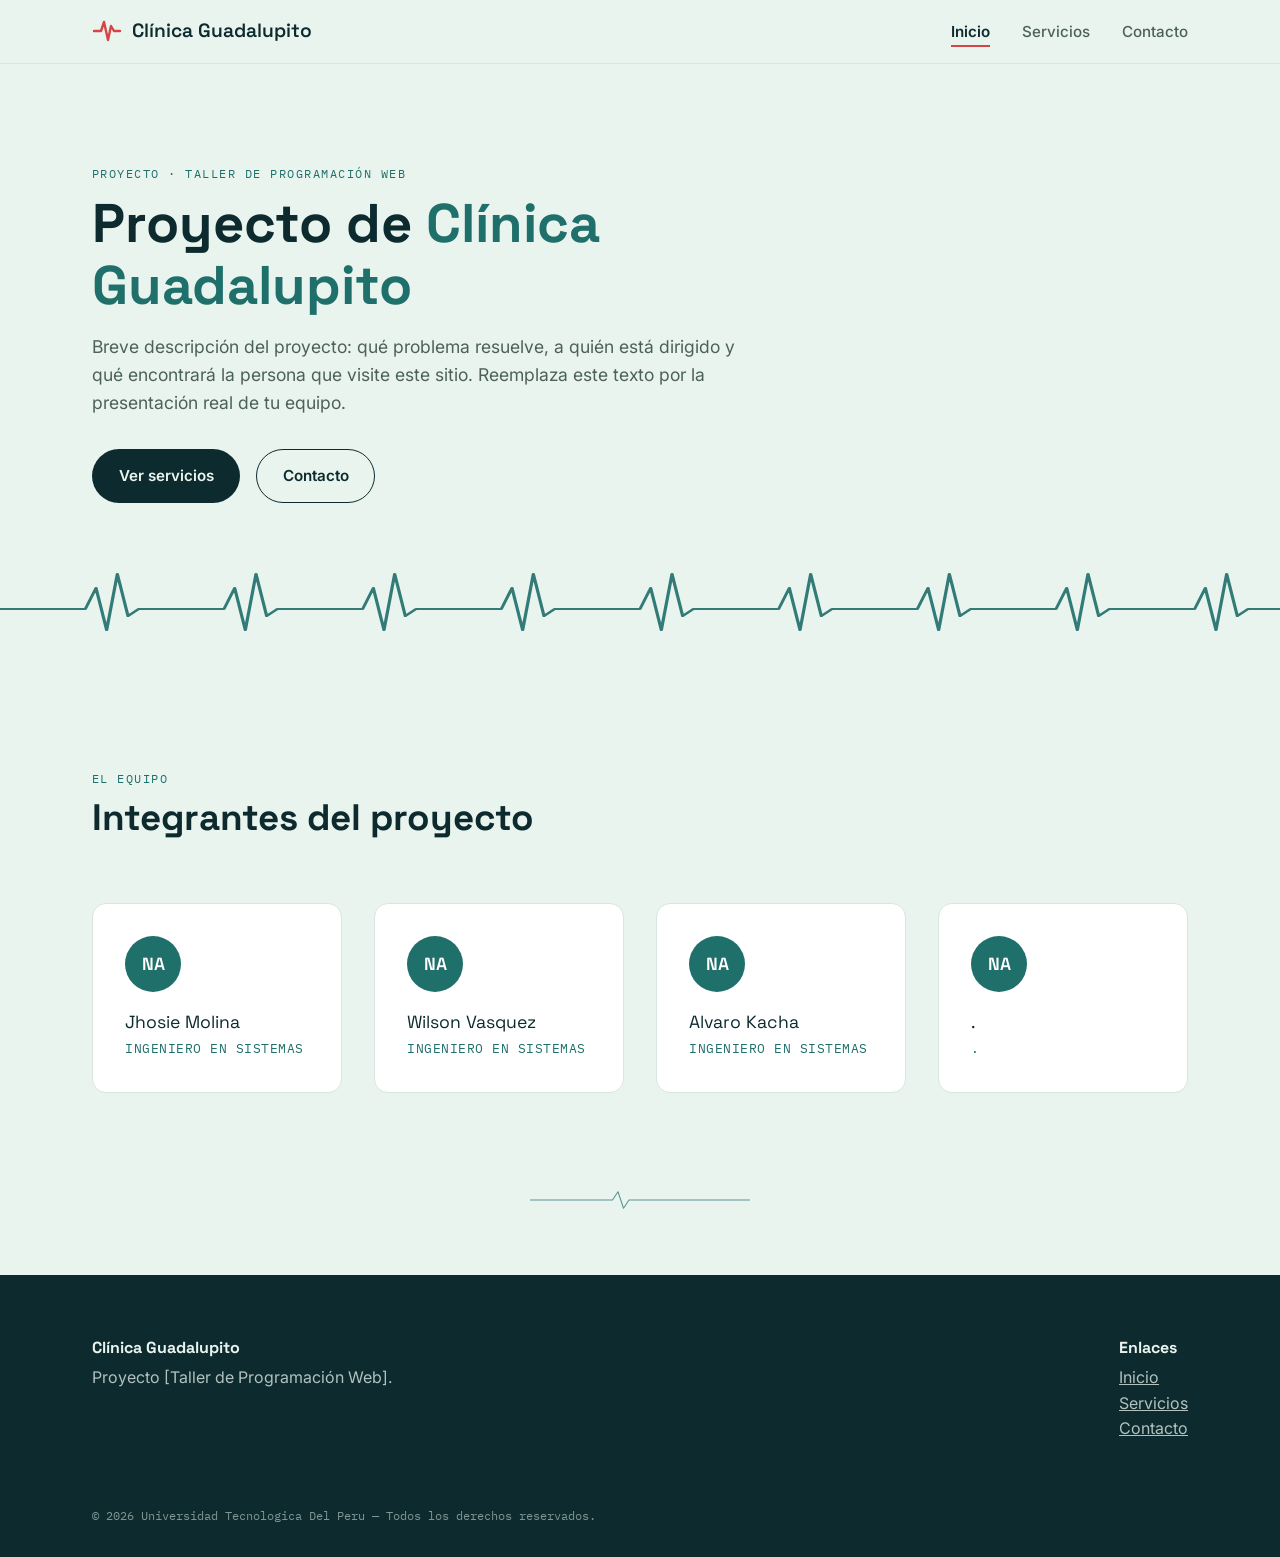
<file: index.html>
<!DOCTYPE html>
<html lang="es">
<head>
  <meta charset="UTF-8" />
  <meta name="viewport" content="width=device-width, initial-scale=1.0" />
  <!-- Cambia este título por el nombre real del proyecto -->
  <title>Clínica Posta Guadalupito | Inicio</title>
  <link rel="preconnect" href="https://fonts.googleapis.com" />
  <link href="https://fonts.googleapis.com/css2?family=Space+Grotesk:wght@500;600;700&family=Inter:wght@400;500;600&family=IBM+Plex+Mono:wght@500&display=swap" rel="stylesheet" />
  <link rel="stylesheet" href="style.css" />
</head>
<body>

  <!-- =====================================================
       ENCABEZADO Y MENÚ
       Los 3 enlaces (Inicio / Servicios / Contacto) llevan a
       los 3 archivos .html del sitio. "aria-current" marca
       cuál página está activa: en index.html va en "Inicio".
  ====================================================== -->
  <header class="site-header">
    <div class="container">
      <!-- Cambia "ClínicaUni" por el nombre de tu clínica/proyecto -->
      <a href="index.html" class="logo">
        <svg class="logo__icon" viewBox="0 0 30 30" fill="none" xmlns="http://www.w3.org/2000/svg" aria-hidden="true">
          <path d="M2,15 H9 L12,6 L16,24 L19,10 L22,15 H28" stroke="#d64545" stroke-width="2.4" stroke-linecap="round" stroke-linejoin="round"/>
        </svg>
        Clínica Guadalupito 
      </a>

      <button class="nav-toggle" aria-expanded="false" aria-label="Abrir menú">
        <span class="nav-toggle__bar"></span>
        <span class="nav-toggle__bar"></span>
        <span class="nav-toggle__bar"></span>
      </button>

      <nav class="nav">
        <ul class="nav__list">
          <li><a href="index.html" class="nav__link" aria-current="page">Inicio</a></li>
          <li><a href="servicios.html" class="nav__link">Servicios</a></li>
          <li><a href="contacto.html" class="nav__link">Contacto</a></li>
        </ul>
      </nav>
    </div>
  </header>

  <!-- =====================================================
       HERO / PRESENTACIÓN DEL PROYECTO
       Cambia la etiqueta, el título y el párrafo por la
       información real del curso y el proyecto.
  ====================================================== -->
  <section class="hero">
    <div class="container">
      <div class="hero__content">
        <span class="eyebrow">Proyecto · Taller de Programación Web</span>
        <h1 class="hero__title">Proyecto de <span>Clínica Guadalupito</span></h1>
        <p class="hero__subtitle">
          Breve descripción del proyecto: qué problema resuelve, a quién está
          dirigido y qué encontrará la persona que visite este sitio.
          Reemplaza este texto por la presentación real de tu equipo.
        </p>
        <div class="hero__actions">
          <a href="servicios.html" class="btn btn--primary">Ver servicios</a>
          <a href="contacto.html" class="btn btn--ghost">Contacto</a>
        </div>
      </div>
    </div>

    <!-- Línea de pulso decorativa, se anima sola, no requiere cambios -->
    <div class="pulse-strip">
      <svg viewBox="0 0 2400 100" preserveAspectRatio="none" fill="none" xmlns="http://www.w3.org/2000/svg" aria-hidden="true">
        <path d="M0,60 H80 L90,30 L100,90 L110,10 L120,70 L130,60 H210 L220,30 L230,90 L240,10 L250,70 L260,60 H340 L350,30 L360,90 L370,10 L380,70 L390,60 H470 L480,30 L490,90 L500,10 L510,70 L520,60 H600 L610,30 L620,90 L630,10 L640,70 L650,60 H730 L740,30 L750,90 L760,10 L770,70 L780,60 H860 L870,30 L880,90 L890,10 L900,70 L910,60 H990 L1000,30 L1010,90 L1020,10 L1030,70 L1040,60 H1120 L1130,30 L1140,90 L1150,10 L1160,70 L1170,60 H1280 L1290,30 L1300,90 L1310,10 L1320,70 L1330,60 H1410 L1420,30 L1430,90 L1440,10 L1450,70 L1460,60 H1540 L1550,30 L1560,90 L1570,10 L1580,70 L1590,60 H1670 L1680,30 L1690,90 L1700,10 L1710,70 L1720,60 H1800 L1810,30 L1820,90 L1830,10 L1840,70 L1850,60 H1930 L1940,30 L1950,90 L1960,10 L1970,70 L1980,60 H2060 L2070,30 L2080,90 L2090,10 L2100,70 L2110,60 H2190 L2200,30 L2210,90 L2220,10 L2230,70 L2240,60 H2320 L2330,30 L2340,90 L2350,10 L2360,70 L2370,60 H2400"
          stroke="#1f6f6b" stroke-width="3" stroke-linecap="round" stroke-linejoin="round" />
      </svg>
    </div>
  </section>

  <!-- =====================================================
       EQUIPO / INTEGRANTES
       Cada integrante es un bloque <li class="team-card">.
       Para agregar a alguien más: copia un bloque completo
       (desde <li class="team-card"> hasta </li>), pégalo
       antes de </ul> y cambia las iniciales, nombre y rol.
  ====================================================== -->
  <section class="section" id="equipo">
    <div class="container">
      <div class="section__header">
        <span class="eyebrow">El equipo</span>
        <h2>Integrantes del proyecto</h2>
      </div>

      <ul class="team-grid">

        <li class="team-card">
          <div class="team-card__avatar">NA</div>
          <p class="team-card__name">Jhosie Molina</p>
          <p class="team-card__role">Ingeniero En Sistemas</p>
        </li>

        <li class="team-card">
          <div class="team-card__avatar">NA</div>
          <p class="team-card__name">Wilson Vasquez</p>
          <p class="team-card__role">Ingeniero En Sistemas</p>
        </li>

        <li class="team-card">
          <div class="team-card__avatar">NA</div>
          <p class="team-card__name">Alvaro Kacha</p>
          <p class="team-card__role">Ingeniero En Sistemas</p>
        </li>
<!--cuarto integrante-->
        <li class="team-card">
          <div class="team-card__avatar">NA</div>
          <p class="team-card__name">.</p>
          <p class="team-card__role">.</p>
        </li>

      </ul>
    </div>
  </section>

  <svg class="divider" viewBox="0 0 400 40" fill="none" xmlns="http://www.w3.org/2000/svg" aria-hidden="true">
    <path d="M0,20 H150 L160,5 L170,35 L180,20 H400" stroke="#1f6f6b" stroke-width="2" stroke-linecap="round" stroke-linejoin="round" />
  </svg>

  <!-- =====================================================
       PIE DE PÁGINA
       Cambia el nombre de la universidad, el curso y el año.
  ====================================================== -->
  <footer class="site-footer">
    <div class="container">
      <div>
        <h3>Clínica Guadalupito</h3>
        <p>Proyecto  [Taller de Programación Web].</p>
      </div>
      <div>
        <h3>Enlaces</h3>
        <ul>
          <li><a href="index.html">Inicio</a></li>
          <li><a href="servicios.html">Servicios</a></li>
          <li><a href="contacto.html">Contacto</a></li>
        </ul>
      </div>
      <small>© 2026 Universidad Tecnologica Del Peru — Todos los derechos reservados.</small>
    </div>
  </footer>

  <script src="script.js"></script>
</body>
</html>
</file>
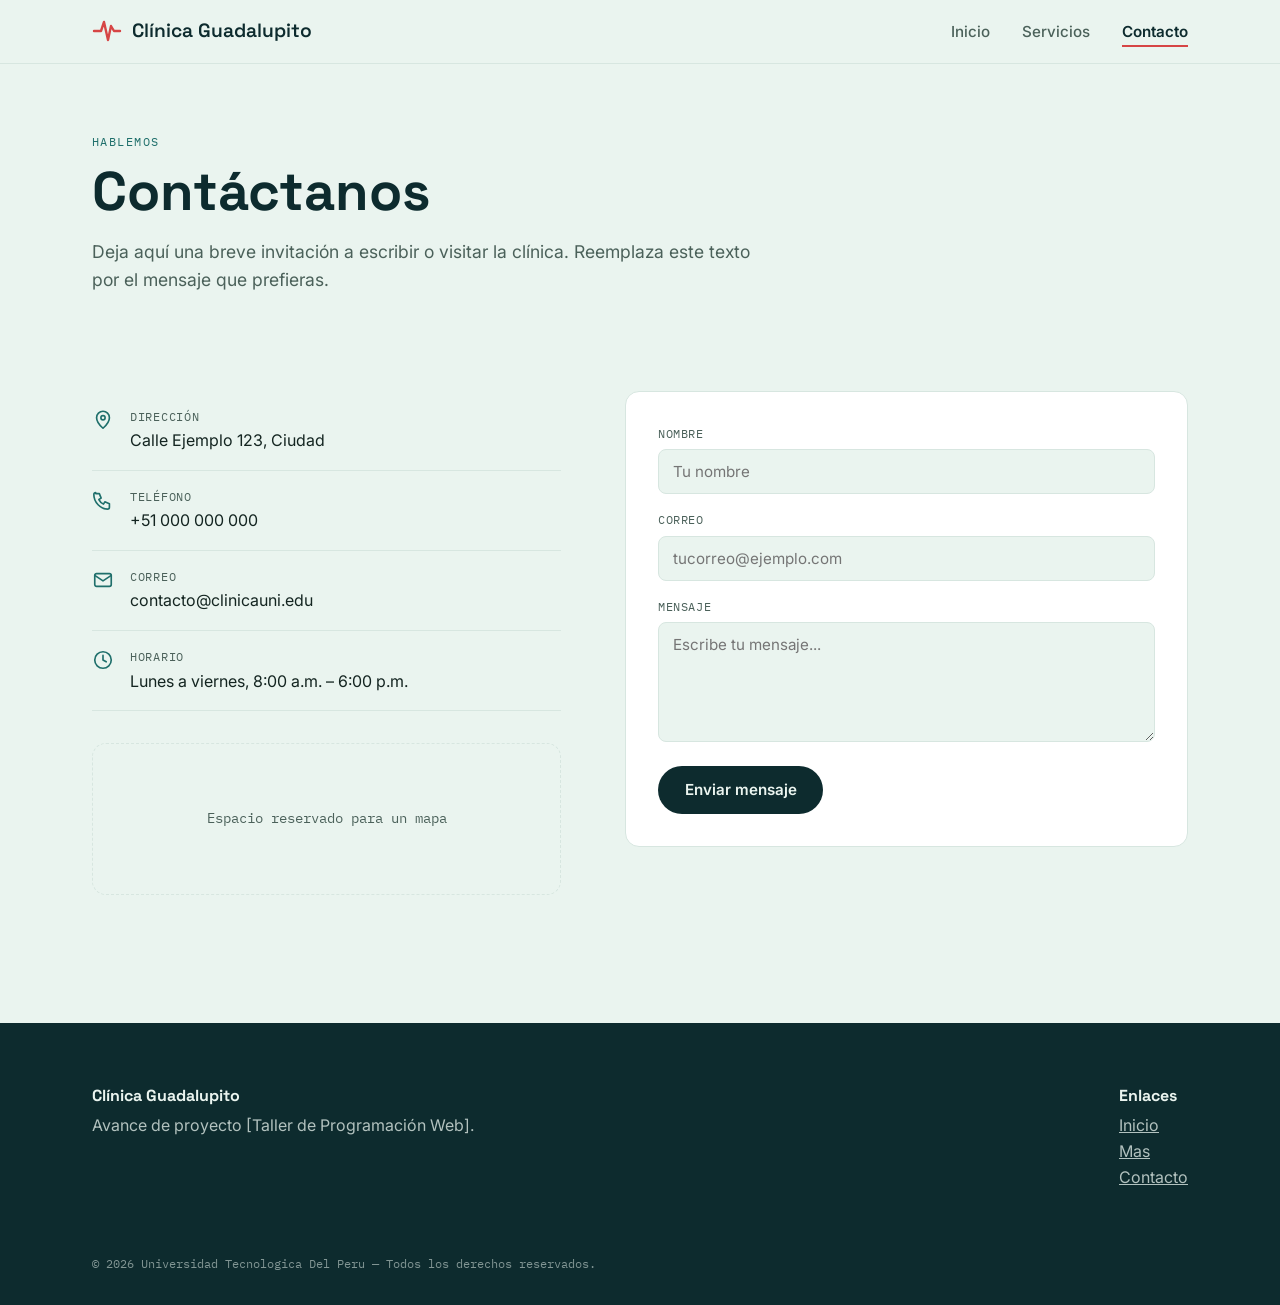
<file: contacto.html>
<!DOCTYPE html>
<html lang="es">
<head>
  <meta charset="UTF-8" />
  <meta name="viewport" content="width=device-width, initial-scale=1.0" />
  <title>Clínica | Contacto</title>
  <link rel="preconnect" href="https://fonts.googleapis.com" />
  <link href="https://fonts.googleapis.com/css2?family=Space+Grotesk:wght@500;600;700&family=Inter:wght@400;500;600&family=IBM+Plex+Mono:wght@500&display=swap" rel="stylesheet" />
  <link rel="stylesheet" href="style.css" />
</head>
<body>

  <header class="site-header">
    <div class="container">
      <a href="index.html" class="logo">
        <svg class="logo__icon" viewBox="0 0 30 30" fill="none" xmlns="http://www.w3.org/2000/svg" aria-hidden="true">
          <path d="M2,15 H9 L12,6 L16,24 L19,10 L22,15 H28" stroke="#d64545" stroke-width="2.4" stroke-linecap="round" stroke-linejoin="round"/>
        </svg>
        Clínica Guadalupito
      </a>

      <button class="nav-toggle" aria-expanded="false" aria-label="Abrir menú">
        <span class="nav-toggle__bar"></span>
        <span class="nav-toggle__bar"></span>
        <span class="nav-toggle__bar"></span>
      </button>

      <nav class="nav">
        <ul class="nav__list">
          <li><a href="index.html" class="nav__link">Inicio</a></li>
          <li><a href="servicios.html" class="nav__link">Servicios</a></li>
          <li><a href="contacto.html" class="nav__link" aria-current="page">Contacto</a></li>
        </ul>
      </nav>
    </div>
  </header>

  <section class="hero page-hero">
    <div class="container">
      <div class="hero__content">
        <span class="eyebrow">Hablemos</span>
        <h1 class="hero__title">Contáctanos</h1>
        <p class="hero__subtitle">
          Deja aquí una breve invitación a escribir o visitar la clínica.
          Reemplaza este texto por el mensaje que prefieras.
        </p>
      </div>
    </div>
  </section>

  <section class="section">
    <div class="container">
      <div class="contact-grid">

        <!-- =================================================
             DATOS DE CONTACTO
             Cambia dirección, teléfono y correo por los reales.
        ================================================== -->
        <div>
          <ul>
            <li class="contact-info__item">
              <svg class="contact-info__icon" viewBox="0 0 24 24" fill="none" xmlns="http://www.w3.org/2000/svg" aria-hidden="true">
                <path d="M12 21s7-6.2 7-11.5A7 7 0 0 0 5 9.5C5 14.8 12 21 12 21z" stroke="currentColor" stroke-width="1.8" stroke-linejoin="round"/>
                <circle cx="12" cy="9.5" r="2.3" stroke="currentColor" stroke-width="1.8"/>
              </svg>
              <div>
                <p class="contact-info__label">Dirección</p>
                <p>Calle Ejemplo 123, Ciudad</p>
              </div>
            </li>

            <li class="contact-info__item">
              <svg class="contact-info__icon" viewBox="0 0 24 24" fill="none" xmlns="http://www.w3.org/2000/svg" aria-hidden="true">
                <path d="M4 5h4l2 5-2.5 1.5a11 11 0 0 0 5 5L14 14l5 2v4a2 2 0 0 1-2 2C9.4 22 2 14.6 2 6a2 2 0 0 1 2-2z" stroke="currentColor" stroke-width="1.8" stroke-linejoin="round"/>
              </svg>
              <div>
                <p class="contact-info__label">Teléfono</p>
                <p>+51 000 000 000</p>
              </div>
            </li>

            <li class="contact-info__item">
              <svg class="contact-info__icon" viewBox="0 0 24 24" fill="none" xmlns="http://www.w3.org/2000/svg" aria-hidden="true">
                <rect x="3" y="5" width="18" height="14" rx="2" stroke="currentColor" stroke-width="1.8"/>
                <path d="M3 7l9 6 9-6" stroke="currentColor" stroke-width="1.8" stroke-linecap="round" stroke-linejoin="round"/>
              </svg>
              <div>
                <p class="contact-info__label">Correo</p>
                <p>contacto@clinicauni.edu</p>
              </div>
            </li>

            <li class="contact-info__item">
              <svg class="contact-info__icon" viewBox="0 0 24 24" fill="none" xmlns="http://www.w3.org/2000/svg" aria-hidden="true">
                <circle cx="12" cy="12" r="9" stroke="currentColor" stroke-width="1.8"/>
                <path d="M12 7v5l3.5 2" stroke="currentColor" stroke-width="1.8" stroke-linecap="round" stroke-linejoin="round"/>
              </svg>
              <div>
                <p class="contact-info__label">Horario</p>
                <p>Lunes a viernes, 8:00 a.m. – 6:00 p.m.</p>
              </div>
            </li>
          </ul>

          <!-- Espacio reservado para un mapa. Puedes insertar aquí un
               iframe de Google Maps si lo necesitas. -->
          <div class="map-placeholder">Espacio reservado para un mapa</div>
        </div>

        <!-- =================================================
             FORMULARIO
             Esto es solo la estructura visual: los campos no
             envían información todavía. Para que funcione,
             se necesita conectarlo a un servicio o backend.
        ================================================== -->
        <form class="form">
          <div class="form-field">
            <label for="nombre">Nombre</label>
            <input type="text" id="nombre" name="nombre" placeholder="Tu nombre" />
          </div>
          <div class="form-field">
            <label for="correo">Correo</label>
            <input type="email" id="correo" name="correo" placeholder="tucorreo@ejemplo.com" />
          </div>
          <div class="form-field">
            <label for="mensaje">Mensaje</label>
            <textarea id="mensaje" name="mensaje" placeholder="Escribe tu mensaje..."></textarea>
          </div>
          <button type="submit" class="btn btn--primary">Enviar mensaje</button>
        </form>

      </div>
    </div>
  </section>

  <footer class="site-footer">
    <div class="container">
      <div>
        <h3>Clínica Guadalupito</h3>
        <p>Avance de proyecto  [Taller de Programación Web].</p>
      </div>
      <div>
        <h3>Enlaces</h3>
        <ul>
          <li><a href="index.html">Inicio</a></li>
          <li><a href="servicios.html">Mas</a></li>
          <li><a href="contacto.html">Contacto</a></li>
        </ul>
      </div>
      <small>© 2026 Universidad Tecnologica Del Peru — Todos los derechos reservados.</small>
    </div>
  </footer>

  <script src="script.js"></script>
</body>
</html>
</file>
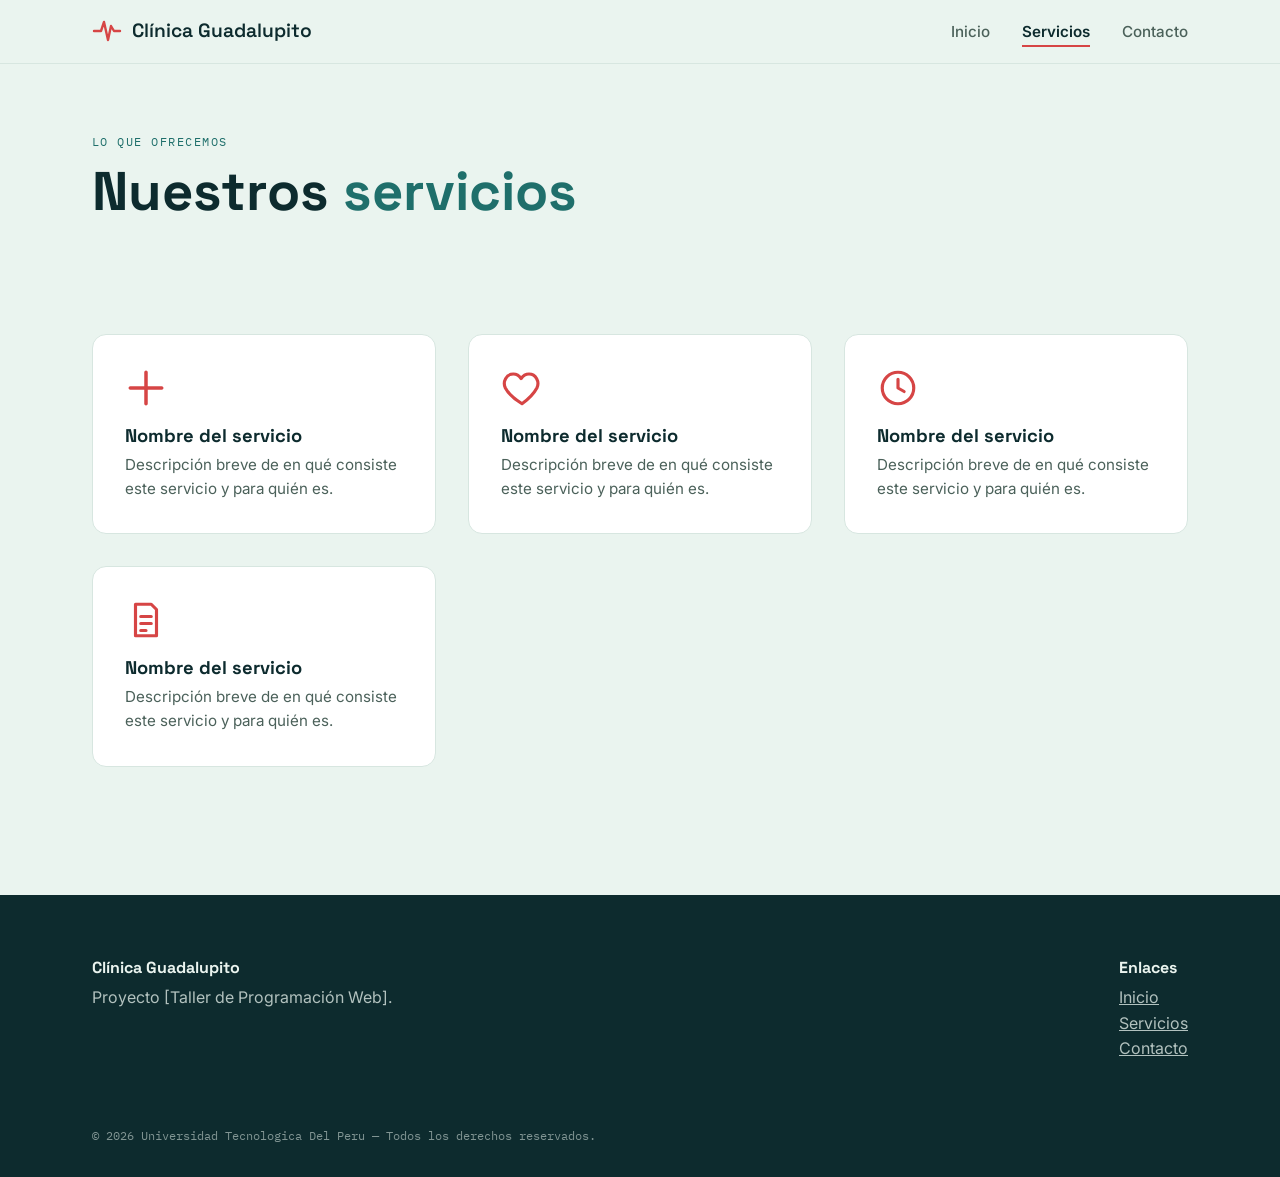
<file: servicios.html>
<!DOCTYPE html>
<html lang="es">
<head>
  <meta charset="UTF-8" />
  <meta name="viewport" content="width=device-width, initial-scale=1.0" />
  <title>Proyecto de Clínica | Servicios</title>
  <link rel="preconnect" href="https://fonts.googleapis.com" />
  <link href="https://fonts.googleapis.com/css2?family=Space+Grotesk:wght@500;600;700&family=Inter:wght@400;500;600&family=IBM+Plex+Mono:wght@500&display=swap" rel="stylesheet" />
  <link rel="stylesheet" href="style.css" />
</head>
<body>

  <!-- Mismo encabezado que index.html, solo cambia cuál <a> tiene aria-current -->
  <header class="site-header">
    <div class="container">
      <a href="index.html" class="logo">
        <svg class="logo__icon" viewBox="0 0 30 30" fill="none" xmlns="http://www.w3.org/2000/svg" aria-hidden="true">
          <path d="M2,15 H9 L12,6 L16,24 L19,10 L22,15 H28" stroke="#d64545" stroke-width="2.4" stroke-linecap="round" stroke-linejoin="round"/>
        </svg>
        Clínica Guadalupito
      </a>

      <button class="nav-toggle" aria-expanded="false" aria-label="Abrir menú">
        <span class="nav-toggle__bar"></span>
        <span class="nav-toggle__bar"></span>
        <span class="nav-toggle__bar"></span>
      </button>

      <nav class="nav">
        <ul class="nav__list">
          <li><a href="index.html" class="nav__link">Inicio</a></li>
          <li><a href="servicios.html" class="nav__link" aria-current="page">Servicios</a></li>
          <li><a href="contacto.html" class="nav__link">Contacto</a></li>
        </ul>
      </nav>
    </div>
  </header>

  <!-- Cabecera de la página: cambia la etiqueta, título y texto -->
  <section class="hero page-hero">
    <div class="container">
      <div class="hero__content">
        <span class="eyebrow">Lo que ofrecemos</span>
        <h1 class="hero__title">Nuestros <span>servicios</span></h1>
        <p class="hero__subtitle">
          <!--descripcion general tipo de atencion y funcionalidades que daremos-->
          
        </p>
      </div>
    </div>
  </section>

  <!-- =====================================================
       LISTA DE SERVICIOS
       Cada servicio es un bloque <li class="service-card">.
       Para agregar uno más: copia un bloque completo y
       cambia el ícono, el título y la descripción.
  ====================================================== -->
  <section class="section">
    <div class="container">
      <ul class="service-grid">

        <li class="service-card">
          <svg class="service-card__icon" viewBox="0 0 24 24" fill="none" xmlns="http://www.w3.org/2000/svg" aria-hidden="true">
            <path d="M12 3v18M3 12h18" stroke="currentColor" stroke-width="2" stroke-linecap="round"/>
          </svg>
          <h3>Nombre del servicio</h3>
          <p>Descripción breve de en qué consiste este servicio y para quién es.</p>
        </li>

        <li class="service-card">
          <svg class="service-card__icon" viewBox="0 0 24 24" fill="none" xmlns="http://www.w3.org/2000/svg" aria-hidden="true">
            <path d="M12 21s-7-4.35-9.5-9C.8 8.4 3 4 7 4c2 0 3.6 1.2 4.5 2.6C12.4 5.2 14 4 16 4c4 0 6.2 4.4 4.5 8-2.5 4.65-8.5 9-8.5 9z" stroke="currentColor" stroke-width="1.8" stroke-linejoin="round"/>
          </svg>
          <h3>Nombre del servicio</h3>
          <p>Descripción breve de en qué consiste este servicio y para quién es.</p>
        </li>

        <li class="service-card">
          <svg class="service-card__icon" viewBox="0 0 24 24" fill="none" xmlns="http://www.w3.org/2000/svg" aria-hidden="true">
            <circle cx="12" cy="12" r="9" stroke="currentColor" stroke-width="1.8"/>
            <path d="M12 7v5l3.5 2" stroke="currentColor" stroke-width="1.8" stroke-linecap="round" stroke-linejoin="round"/>
          </svg>
          <h3>Nombre del servicio</h3>
          <p>Descripción breve de en qué consiste este servicio y para quién es.</p>
        </li>

        <li class="service-card">
          <svg class="service-card__icon" viewBox="0 0 24 24" fill="none" xmlns="http://www.w3.org/2000/svg" aria-hidden="true">
            <path d="M6 3h9l3 3v15H6z" stroke="currentColor" stroke-width="1.8" stroke-linejoin="round"/>
            <path d="M9 10h6M9 14h6M9 18h3" stroke="currentColor" stroke-width="1.8" stroke-linecap="round"/>
          </svg>
          <h3>Nombre del servicio</h3>
          <p>Descripción breve de en qué consiste este servicio y para quién es.</p>
        </li>

      </ul>
    </div>
  </section>

  <footer class="site-footer">
    <div class="container">
      <div>
        <h3>Clínica Guadalupito</h3>
        <p>Proyecto  [Taller de Programación Web].</p>
      </div>
      <div>
        <h3>Enlaces</h3>
        <ul>
          <li><a href="index.html">Inicio</a></li>
          <li><a href="servicios.html">Servicios</a></li>
          <li><a href="contacto.html">Contacto</a></li>
        </ul>
      </div>
      <small>© 2026 Universidad Tecnologica Del Peru — Todos los derechos reservados.</small>
    </div>
  </footer>

  <script src="script.js"></script>
</body>
</html>
</file>
<file: style.css>
/* =====================================================================
   PROYECTO DE CLÍNICA — HOJA DE ESTILOS
   Este archivo lo usan las 3 páginas (index, servicios, contacto).
   Está dividido en bloques con títulos para que sea fácil ubicar
   lo que quieras cambiar.
   ===================================================================== */

/* ---------------------------------------------------------------------
   1. VARIABLES GLOBALES
   Cambia estos valores y se actualiza TODO el sitio automáticamente.
--------------------------------------------------------------------- */
:root {
  /* Colores */
  --navy: #0d2b2e;        /* fondo oscuro (footer, algunos textos) */
  --teal: #1f6f6b;        /* color principal de marca */
  --teal-light: #4fa79d;  /* acentos y estados hover */
  --mint: #eaf4ef;        /* fondo general de la página */
  --paper: #ffffff;       /* fondo de tarjetas */
  --pulse: #d64545;       /* color "signo vital", para detalles y línea de pulso */
  --ink: #142521;         /* color de texto principal */
  --ink-soft: #4b615a;    /* color de texto secundario */
  --border: #d7e6e0;      /* líneas y bordes suaves */

  /* Tipografías */
  --font-display: "Space Grotesk", sans-serif; /* títulos */
  --font-body: "Inter", sans-serif;            /* texto normal */
  --font-mono: "IBM Plex Mono", monospace;     /* etiquetas / datos */

  /* Espaciados */
  --space-xs: 0.5rem;
  --space-sm: 1rem;
  --space-md: 2rem;
  --space-lg: 4rem;
  --space-xl: 6rem;

  --radius: 14px;
  --max-width: 1160px;
}

/* ---------------------------------------------------------------------
   2. RESET BÁSICO
--------------------------------------------------------------------- */
* {
  box-sizing: border-box;
}

html {
  scroll-behavior: smooth;
}

body {
  margin: 0;
  background: var(--mint);
  color: var(--ink);
  font-family: var(--font-body);
  line-height: 1.6;
  -webkit-font-smoothing: antialiased;
}

img,
svg {
  display: block;
  max-width: 100%;
}

a {
  color: inherit;
}

h1,
h2,
h3 {
  font-family: var(--font-display);
  line-height: 1.15;
  margin: 0;
}

p {
  margin: 0;
}

ul {
  margin: 0;
  padding: 0;
  list-style: none;
}

/* Accesibilidad: contorno visible al navegar con teclado */
a:focus-visible,
button:focus-visible,
input:focus-visible,
textarea:focus-visible {
  outline: 2px solid var(--pulse);
  outline-offset: 3px;
}

.container {
  width: 100%;
  max-width: var(--max-width);
  margin: 0 auto;
  padding: 0 var(--space-md);
}

/* Etiqueta pequeña tipo "dato de monitor" usada arriba de los títulos */
.eyebrow {
  display: inline-block;
  font-family: var(--font-mono);
  font-size: 0.78rem;
  letter-spacing: 0.12em;
  text-transform: uppercase;
  color: var(--teal);
  margin-bottom: var(--space-xs);
}

/* ---------------------------------------------------------------------
   3. ENCABEZADO Y MENÚ DE NAVEGACIÓN
   Los enlaces del menú están en cada archivo .html, dentro de <nav>.
--------------------------------------------------------------------- */
.site-header {
  position: sticky;
  top: 0;
  z-index: 50;
  background: rgba(234, 244, 239, 0.9);
  backdrop-filter: blur(8px);
  border-bottom: 1px solid var(--border);
}

.site-header .container {
  display: flex;
  align-items: center;
  justify-content: space-between;
  padding-top: var(--space-sm);
  padding-bottom: var(--space-sm);
}

/* Logo: ícono de pulso + nombre. Cambia el texto directamente en el HTML */
.logo {
  display: flex;
  align-items: center;
  gap: 0.6rem;
  font-family: var(--font-display);
  font-weight: 600;
  font-size: 1.2rem;
  text-decoration: none;
  color: var(--navy);
}

.logo__icon {
  width: 30px;
  height: 30px;
  flex-shrink: 0;
}

.nav {
  display: flex;
  align-items: center;
  gap: var(--space-lg);
}

.nav__list {
  display: flex;
  gap: var(--space-md);
}

.nav__link {
  position: relative;
  text-decoration: none;
  font-size: 0.95rem;
  font-weight: 500;
  color: var(--ink-soft);
  padding: 0.3rem 0;
}

.nav__link::after {
  content: "";
  position: absolute;
  left: 0;
  bottom: -2px;
  width: 0;
  height: 2px;
  background: var(--pulse);
  transition: width 0.25s ease;
}

.nav__link:hover::after,
.nav__link[aria-current="page"]::after {
  width: 100%;
}

.nav__link[aria-current="page"] {
  color: var(--navy);
  font-weight: 600;
}

/* Botón hamburguesa (solo visible en pantallas chicas) */
.nav-toggle {
  display: none;
  background: none;
  border: none;
  cursor: pointer;
  padding: 0.4rem;
}

.nav-toggle__bar {
  display: block;
  width: 24px;
  height: 2px;
  background: var(--navy);
  margin: 5px 0;
  transition: transform 0.25s ease, opacity 0.25s ease;
}

/* ---------------------------------------------------------------------
   4. BOTONES
--------------------------------------------------------------------- */
.btn {
  display: inline-flex;
  align-items: center;
  gap: 0.5rem;
  font-family: var(--font-body);
  font-weight: 600;
  font-size: 0.95rem;
  text-decoration: none;
  padding: 0.85rem 1.6rem;
  border-radius: 999px;
  border: 1px solid transparent;
  cursor: pointer;
  transition: transform 0.2s ease, background 0.2s ease, color 0.2s ease;
}

.btn:hover {
  transform: translateY(-2px);
}

.btn--primary {
  background: var(--navy);
  color: var(--mint);
}

.btn--primary:hover {
  background: var(--teal);
}

.btn--ghost {
  background: transparent;
  border-color: var(--navy);
  color: var(--navy);
}

.btn--ghost:hover {
  background: var(--navy);
  color: var(--mint);
}

/* ---------------------------------------------------------------------
   5. LÍNEA DE PULSO (elemento decorativo tipo monitor cardíaco)
   Se usa como fondo del hero y como separador entre secciones.
--------------------------------------------------------------------- */
.pulse-strip {
  width: 100%;
  overflow: hidden;
  line-height: 0;
}

.pulse-strip svg {
  width: 200%;
  max-width: none;;
  height: 100%;
  animation: pulse-scroll 9s linear infinite;
}

@keyframes pulse-scroll {
  from {
    transform: translateX(0);
  }
  to {
    transform: translateX(-50%);
  }
}

/* Separador simple (un solo "latido") entre secciones */
.divider {
  width: 100%;
  max-width: 220px;
  margin: var(--space-md) auto;
  opacity: 0.7;
}

/* Respeta a quienes prefieren menos movimiento en pantalla */
@media (prefers-reduced-motion: reduce) {
  .pulse-strip svg {
    animation: none;
  }
  html {
    scroll-behavior: auto;
  }
}

/* ---------------------------------------------------------------------
   6. HERO (sección principal de cada página)
--------------------------------------------------------------------- */
.hero {
  padding: var(--space-xl) 0 var(--space-lg);
  position: relative;
}

.hero__content {
  max-width: 720px;
}

.hero__title {
  font-size: clamp(2.2rem, 5vw, 3.4rem);
  color: var(--navy);
  margin-bottom: var(--space-sm);
}

.hero__title span {
  color: var(--teal);
}

.hero__subtitle {
  font-size: 1.1rem;
  color: var(--ink-soft);
  max-width: 60ch;
  margin-bottom: var(--space-md);
}

.hero__actions {
  display: flex;
  flex-wrap: wrap;
  gap: var(--space-sm);
  margin-bottom: var(--space-lg);
}

.hero .pulse-strip {
  height: 70px;
  opacity: 0.9;
}

/* Cabecera reducida para páginas internas (servicios / contacto) */
.page-hero {
  padding: var(--space-lg) 0 var(--space-md);
}

.page-hero .hero__subtitle {
  margin-bottom: 0;
}

/* ---------------------------------------------------------------------
   7. SECCIONES GENERALES
--------------------------------------------------------------------- */
.section {
  padding: var(--space-lg) 0;
}

.section__header {
  max-width: 620px;
  margin-bottom: var(--space-lg);
}

.section__header h2 {
  font-size: clamp(1.7rem, 3vw, 2.3rem);
  color: var(--navy);
}

.section--alt {
  background: var(--paper);
  border-top: 1px solid var(--border);
  border-bottom: 1px solid var(--border);
}

/* ---------------------------------------------------------------------
   8. EQUIPO / INTEGRANTES (usado en index.html)
   Cada integrante es una .team-card dentro de .team-grid.
--------------------------------------------------------------------- */
.team-grid {
  display: grid;
  grid-template-columns: repeat(auto-fit, minmax(230px, 1fr));
  gap: var(--space-md);
}

.team-card {
  background: var(--paper);
  border: 1px solid var(--border);
  border-radius: var(--radius);
  padding: var(--space-md);
  text-align: left;
  transition: transform 0.25s ease, box-shadow 0.25s ease;
}

.team-card:hover {
  transform: translateY(-4px);
  box-shadow: 0 12px 24px rgba(13, 43, 46, 0.08);
}

.team-card__avatar {
  width: 56px;
  height: 56px;
  border-radius: 50%;
  background: var(--teal);
  color: var(--paper);
  font-family: var(--font-display);
  font-weight: 600;
  font-size: 1.1rem;
  display: flex;
  align-items: center;
  justify-content: center;
  margin-bottom: var(--space-sm);
}

.team-card__name {
  font-family: var(--font-display);
  font-size: 1.1rem;
  color: var(--navy);
  margin-bottom: 0.2rem;
}

.team-card__role {
  font-family: var(--font-mono);
  font-size: 0.8rem;
  letter-spacing: 0.04em;
  color: var(--teal);
  text-transform: uppercase;
}

/* ---------------------------------------------------------------------
   9. TARJETAS DE SERVICIOS (usado en servicios.html)
--------------------------------------------------------------------- */
.service-grid {
  display: grid;
  grid-template-columns: repeat(auto-fit, minmax(260px, 1fr));
  gap: var(--space-md);
}

.service-card {
  background: var(--paper);
  border: 1px solid var(--border);
  border-radius: var(--radius);
  padding: var(--space-md);
}

.service-card__icon {
  width: 42px;
  height: 42px;
  color: var(--pulse);
  margin-bottom: var(--space-sm);
}

.service-card h3 {
  font-size: 1.15rem;
  color: var(--navy);
  margin-bottom: 0.4rem;
}

.service-card p {
  color: var(--ink-soft);
  font-size: 0.95rem;
}

/* ---------------------------------------------------------------------
   10. PÁGINA DE CONTACTO
--------------------------------------------------------------------- */
.contact-grid {
  display: grid;
  grid-template-columns: 1fr 1.2fr;
  gap: var(--space-lg);
  align-items: start;
}

.contact-info__item {
  display: flex;
  gap: var(--space-sm);
  padding: var(--space-sm) 0;
  border-bottom: 1px solid var(--border);
}

.contact-info__icon {
  width: 22px;
  height: 22px;
  color: var(--teal);
  flex-shrink: 0;
  margin-top: 0.15rem;
}

.contact-info__label {
  font-family: var(--font-mono);
  font-size: 0.75rem;
  letter-spacing: 0.06em;
  text-transform: uppercase;
  color: var(--ink-soft);
  margin-bottom: 0.15rem;
}

.map-placeholder {
  margin-top: var(--space-md);
  border: 1px dashed var(--border);
  border-radius: var(--radius);
  padding: var(--space-lg) var(--space-md);
  text-align: center;
  color: var(--ink-soft);
  font-family: var(--font-mono);
  font-size: 0.85rem;
}

.form {
  background: var(--paper);
  border: 1px solid var(--border);
  border-radius: var(--radius);
  padding: var(--space-md);
}

.form-field {
  margin-bottom: var(--space-sm);
}

.form-field label {
  display: block;
  font-family: var(--font-mono);
  font-size: 0.75rem;
  letter-spacing: 0.05em;
  text-transform: uppercase;
  color: var(--ink-soft);
  margin-bottom: 0.4rem;
}

.form-field input,
.form-field textarea {
  width: 100%;
  padding: 0.75rem 0.9rem;
  border-radius: 8px;
  border: 1px solid var(--border);
  background: var(--mint);
  font-family: var(--font-body);
  font-size: 0.95rem;
  color: var(--ink);
}

.form-field textarea {
  min-height: 120px;
  resize: vertical;
}

/* ---------------------------------------------------------------------
   11. PIE DE PÁGINA
--------------------------------------------------------------------- */
.site-footer {
  background: var(--navy);
  color: rgba(234, 244, 239, 0.75);
  padding: var(--space-lg) 0 var(--space-md);
  margin-top: var(--space-lg);
}

.site-footer .container {
  display: flex;
  flex-wrap: wrap;
  justify-content: space-between;
  gap: var(--space-md);
}

.site-footer h3 {
  color: var(--mint);
  font-size: 1rem;
  margin-bottom: var(--space-xs);
}

.site-footer small {
  display: block;
  margin-top: var(--space-md);
  font-family: var(--font-mono);
  font-size: 0.75rem;
  opacity: 0.7;
  width: 100%;
}

/* ---------------------------------------------------------------------
   12. RESPONSIVE — MENÚ MÓVIL Y AJUSTES DE ANCHO
--------------------------------------------------------------------- */
@media (max-width: 820px) {
  .contact-grid {
    grid-template-columns: 1fr;
  }
}

@media (max-width: 760px) {
  .nav-toggle {
    display: block;
  }

  .nav {
    position: absolute;
    top: 100%;
    left: 0;
    right: 0;
    background: var(--paper);
    border-bottom: 1px solid var(--border);
    flex-direction: column;
    align-items: stretch;
    padding: var(--space-sm) var(--space-md);
    gap: 0;
    display: none;
  }

  .nav.is-open {
    display: flex;
  }

  .nav__list {
    flex-direction: column;
    gap: 0;
  }

  .nav__link {
    display: block;
    padding: 0.9rem 0;
    border-bottom: 1px solid var(--border);
  }

  .nav__actions {
    margin: var(--space-sm) 0;
  }

  /* Cuando el menú está abierto, el ícono se convierte en "X" */
  .nav-toggle[aria-expanded="true"] .nav-toggle__bar:nth-child(1) {
    transform: translateY(7px) rotate(45deg);
  }
  .nav-toggle[aria-expanded="true"] .nav-toggle__bar:nth-child(2) {
    opacity: 0;
  }
  .nav-toggle[aria-expanded="true"] .nav-toggle__bar:nth-child(3) {
    transform: translateY(-7px) rotate(-45deg);
  }
}
</file>
